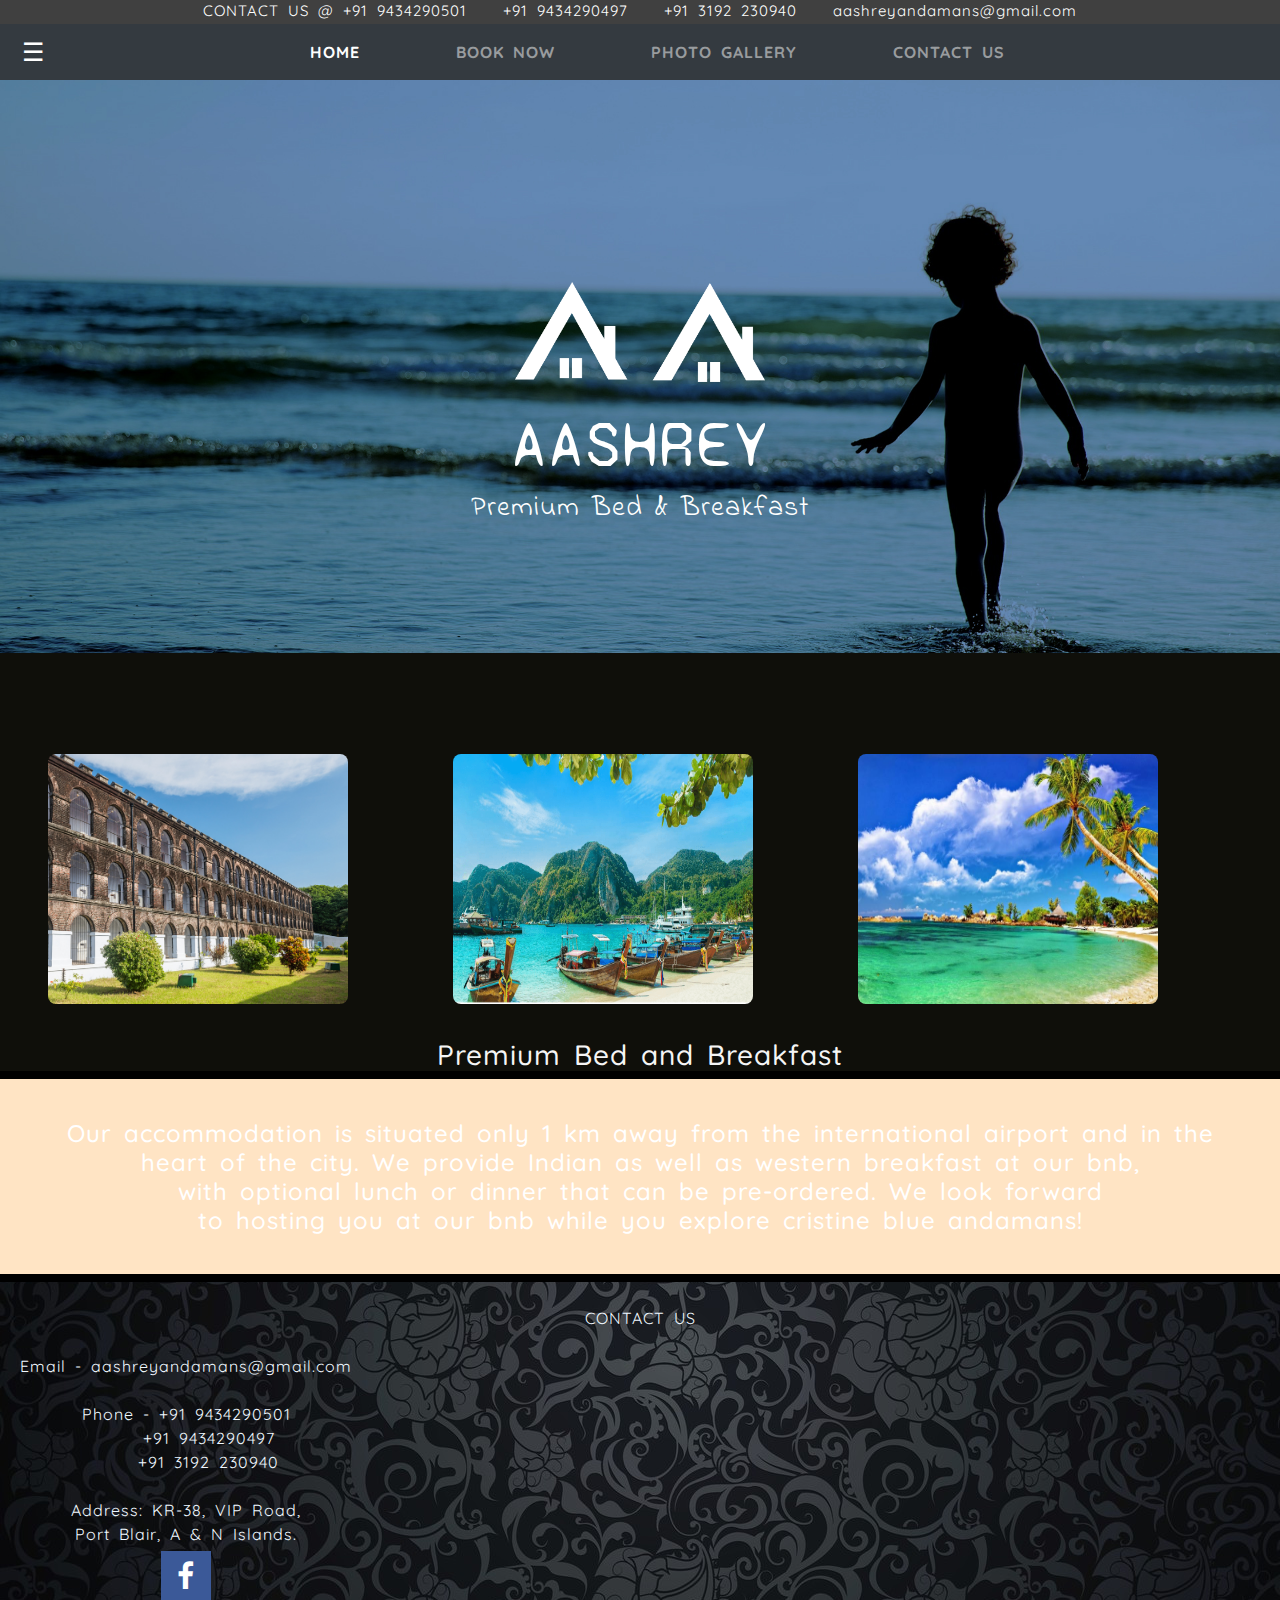
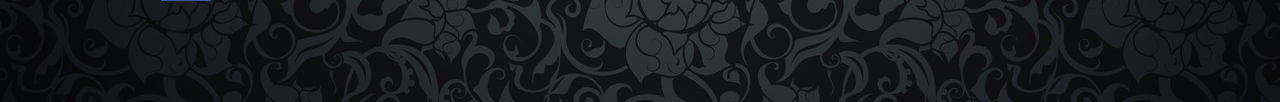
<file: index.html>
<!doctype html>
<html lang="en">
<head>
    <title>AASHREY</title>
    <meta charset="utf-8">
    <meta name="viewport" content="width=device-width, initial-scale=1, shrink-to-fit=no">
    
    <script src="JQuery/jquery.js" type="text/javascript"></script>
    <script src="JQuery/jquery.cycle.all.js" type="text/javascript"></script>
    
    <script src="https://cdn.jsdelivr.net/npm/popper.js@1.16.0/dist/umd/popper.min.js"></script>
    <script src="https://stackpath.bootstrapcdn.com/bootstrap/4.5.0/js/bootstrap.min.js"></script>
    
    <link rel="stylesheet" href="https://stackpath.bootstrapcdn.com/bootstrap/4.5.0/css/bootstrap.min.css">
    <link rel="stylesheet" href="https://maxcdn.bootstrapcdn.com/font-awesome/4.7.0/css/font-awesome.min.css">

        <script type="text/javascript" src="js/SCROLL.js"> </script>
        <link rel="stylesheet" href="css/scroll.css">
    <link href="https://fonts.googleapis.com/css2?family=Syne+Mono&display=swap" rel="stylesheet">
    <link href="https://fonts.googleapis.com/css2?family=Indie+Flower&display=swap" rel="stylesheet">
</head>
<body>
<div class="wrapper" > <!-- wrapper div starts -->
    
    <div class="fixed-bg bg-1">
    <div class="bs-example">
    <nav class="fixed-top">
    <div class="header">
        <p> CONTACT US @ +91 9434290501 &nbsp;&nbsp; +91 9434290497 &nbsp;&nbsp; +91 3192 230940 &nbsp;&nbsp; aashreyandamans@gmail.com</p>
    </div>
    </nav>
    <nav class="navbar navbar-default bg-dark nav-fill navbar-expand-md navbar-dark fixed-top mt-4" id="scrolled-nav">
        
        <div class="navbar-header">
            <button type="button" class="navbar-toggle" data-toggle="collapse" data-target=".navbar-collapse">&#9776;  
            </button>
        </div>
        <div class="collapse  navbar-collapse justify-content-center" id="navigatorbar">
            <div class="navbar-nav font-weight-bold" >
                <a href="index.html" class="nav-item nav-link px-5 active" >HOME</a>
                <a href="bookNow.html" class="nav-item nav-link px-5 " >BOOK NOW</a>
                <a href="photoGallery.html" class="nav-item nav-link px-5" >PHOTO GALLERY</a>
                <a href="contactUs.html" class="nav-item nav-link px-5" >CONTACT US</a>
                
            </div>
        </div>
    </nav>
        
        </div>
        
    <div class="homeNav">
    <center>
        <img style=" margin-top: 22%" src="LOGO.png" height= 100px width=250 alt="logo"/>
        <br><br> 
         <h1 id="heading-ash"> AASHREY </h1> 
        <br> <h3 id="bednbf"> Premium Bed & Breakfast </h3>
    </center>
      
    </div>
    <div class="scroll-bg">
      <br>
            <div class="box mt">
                <img class="img-fluid mx-5 ht-wt mt" src="images/03.jpg"/>
                <img class="img-fluid mx-5 ht-wt mt" src="images/01.png"/>
                <img class="img-fluid mx-5 ht-wt mt" src="images/02.jpg"/> 
                <br>
            </div>
    </div>
  
  <div class="scroll-bg">
      <h3 style="text-align: center"><br>Premium Bed and Breakfast</h3>
  </div>
  
  </div>
    <div class="fixed-bg bg-1">
        <center>
        <h4 style="color:white; padding-top: 40px; padding-bottom: 40px;">
          Our accommodation is situated only 1 km away from the international airport and in the 
          <br> heart of the city. We provide Indian as well as western breakfast at our bnb, 
          <br> with optional lunch or dinner that can be pre-ordered. We look forward 
          <br> to hosting you at our bnb while you explore cristine blue andamans!
      </h4>
            </center>
    </div>
    <div class="info">
            <br>
            <center>CONTACT US</center>
        <br>
        <center>
            <div class="row">
           
             <p style="padding-left: 35px;">Email - aashreyandamans@gmail.com
                <br><br>
                Phone - +91 9434290501
                    <br> 
                &nbsp;&nbsp;&nbsp;&nbsp;  +91 9434290497  
                    <br> 
                &nbsp;&nbsp;&nbsp;&nbsp; +91 3192 230940
                <br><br>
                 Address: KR-38, VIP Road, 
                    <br>Port Blair, A & N Islands.
                
                <br>
                <a href="#" class="fa fa-facebook"></a>
                </p>
                <div class="mapouter column">
                    
                    <div class="gmap_canvas">
                        <p align="center">
                            <iframe  height="300" width="500" id="gmap_canvas" src="https://www.google.com/maps/embed?pb=!1m23!1m12!1m3!1d3907.533449067932!2d92.7328556148088!3d11.656557291727973!2m3!1f0!2f0!3f0!3m2!1i1024!2i768!4f13.1!4m8!3e6!4m0!4m5!1s0x3088957f53201993%3A0x9c9247bc26d74f3f!2sAashrey%20Bed%20and%20Breakfast%2C%20VIP%20Rd%2C%20Thomas%20Colony%2C%20Junglighat%2C%20Port%20Blair%2C%20Andaman%20and%20Nicobar%20Islands%20744103!3m2!1d11.6565573!2d92.7350443!5e0!3m2!1sen!2sin!4v1604062869887!5m2!1sen!2sin" frameborder="0" scrolling="no" marginheight="0" marginwidth="0"> </iframe>
                        </p>
                    </div>
                    <style>.mapouter{height:300px;position: relative; width:800px; }</style>
                </div>
                
            </div>
            </center>
        <br><br>
        </div>
</div> <!-- wrapper div ends-->
    
</body>
</html>
</file>
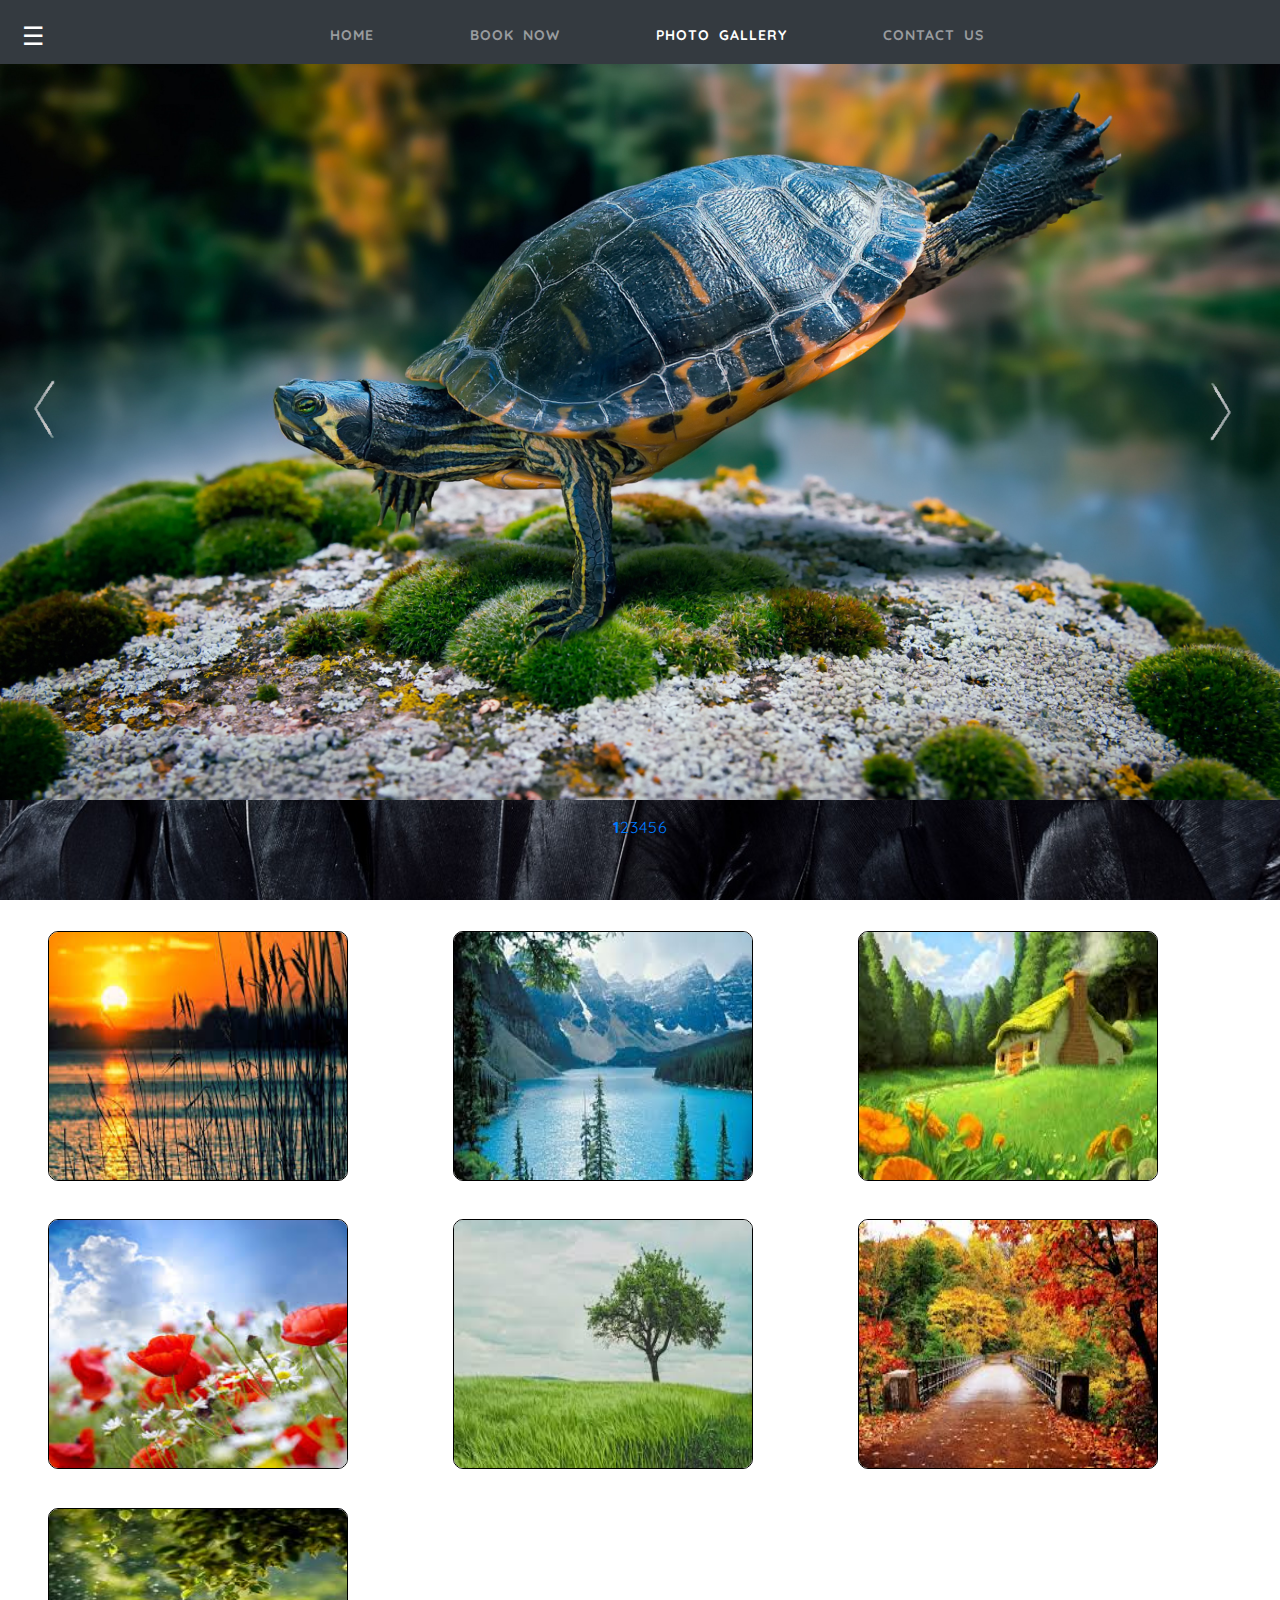
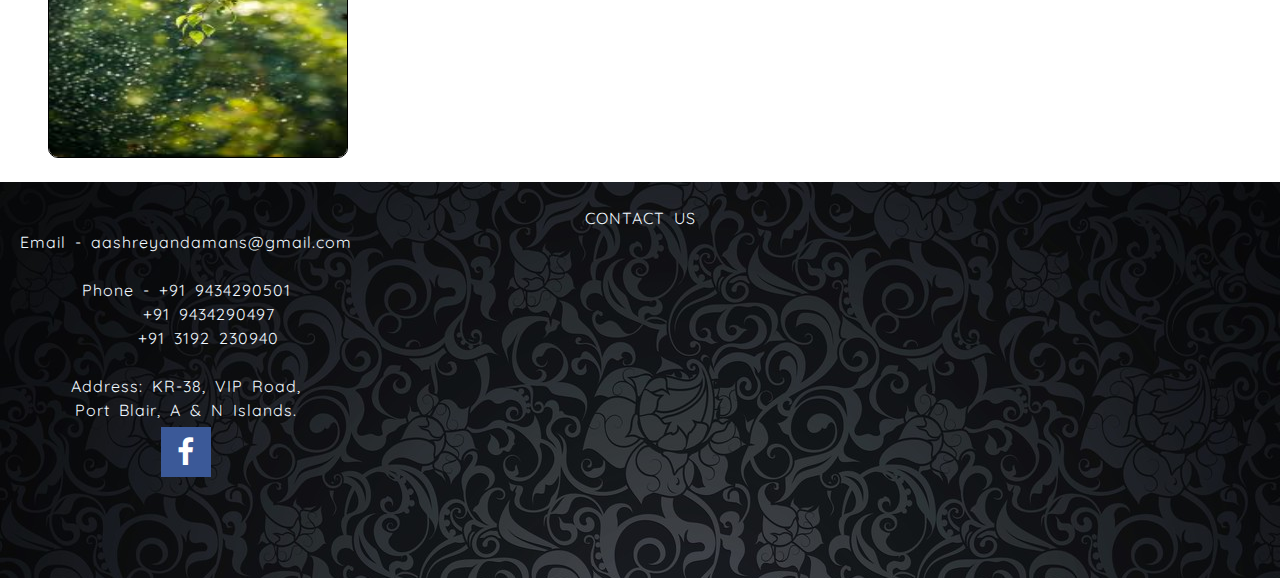
<file: photoGallery.html>
<!doctype html>
<html lang="en">
    <head>
        <title>AASHREY</title>
        <meta charset="utf-8">
        <meta name="viewport" content="width=device-width, initial-scale=1, shrink-to-fit=no">
        <script src="JQuery/jquery.js" type="text/javascript"></script>
        <script src="JQuery/jquery.cycle.all.js" type="text/javascript"></script>
        <script src="https://cdn.jsdelivr.net/npm/popper.js@1.16.0/dist/umd/popper.min.js"></script>
        <script src="https://stackpath.bootstrapcdn.com/bootstrap/4.5.0/js/bootstrap.min.js"></script>
        <link rel="stylesheet" href="https://stackpath.bootstrapcdn.com/bootstrap/4.5.0/css/bootstrap.min.css">
        <link rel="stylesheet" href="https://maxcdn.bootstrapcdn.com/font-awesome/4.7.0/css/font-awesome.min.css">
        
        <script type="text/javascript" src="Nivo-Slider-jQuery-master/jquery.nivo.slider.js"> </script>
        <link rel="stylesheet" href="Nivo-Slider-jQuery-master/nivo-slider.css">
        <script type="text/javascript" src="js/photoGallery.js"> </script>
        <script type="text/javascript" src="js/SCROLL.js"> </script>
        <link rel="stylesheet" href="css/photoGallery.css"> 
        
    </head>
    <body>
    <div class="wrapper">
            <nav class="navbar navbar-default nav-fill bg-dark navbar-expand-md navbar-dark fixed-top pt-3" id="scrolled-nav">
        <div class="navbar-header">
            <button type="button" class="navbar-toggle" data-toggle="collapse" data-target=".navbar-collapse">&#9776;  
            </button>
        </div>
        <div class="collapse  navbar-collapse justify-content-center" id="navigatorbar">
            <div class="navbar-nav font-weight-bold" >
                <a href="index.html" class="nav-item nav-link px-5" >HOME</a>
                <a href="bookNow.html" class="nav-item nav-link px-5 " >BOOK NOW</a>
                <a href="photoGallery.html" class="nav-item nav-link px-5 active" >PHOTO GALLERY</a>
                <a href="contactUs.html" class="nav-item nav-link px-5" >CONTACT US</a>
                
            </div>
        </div>
    </nav>
        <div id="slider" class="nivoSlider">
            
            <img src="images/sc5.jpg" />
            <img src="images/sc6.jpg" />
            <img src="images/sc1.jpg" />
            <img src="images/sc2.jpg" />
            <img src="images/sc3.jpg" />
            <img src="images/h1.jpg" />
            
        </div>
        
        <h1 style="color: aliceblue"></h1>
        
        
        
        <div class="box mt">
        <img src="images/9.jpg" class="img-fluid mx-5 ht-wt mt" alt="figure"/>
        <img src="images/1.jpg" class="img-fluid mx-5 ht-wt mt" alt="figure"/>
        <img src="images/2.jpg" class="img-fluid mx-5 ht-wt mt" alt="figure"/>
        <img src="images/3.jpg" class="img-fluid mx-5 ht-wt mt" alt="figure"/>
        <img src="images/4.jpg" class="img-fluid mx-5 ht-wt mt" alt="figure"/>
        <img src="images/5.jpg" class="img-fluid mx-5 ht-wt mt" alt="figure"/>
        <img src="images/download.jpg" class="img-fluid mx-5 ht-wt mt" alt="figure"/>
            <br><br>
        </div>
        <div class="info">
            <br>
            <center>CONTACT US</center>
            <center>
            <div class="row">
           
             <p style="padding-left: 35px;">Email - aashreyandamans@gmail.com
                <br><br>
                Phone - +91 9434290501
                    <br> 
                &nbsp;&nbsp;&nbsp;&nbsp;  +91 9434290497  
                    <br> 
                &nbsp;&nbsp;&nbsp;&nbsp; +91 3192 230940
                <br><br>
                 Address: KR-38, VIP Road, 
                    <br>Port Blair, A & N Islands.
                
                <br>
                <a href="#" class="fa fa-facebook"></a>
                </p>
                <div class="mapouter column">
                    
                    <div class="gmap_canvas">
                        <p align="center">
                            <iframe  height="300" width="500" id="gmap_canvas" src="https://www.google.com/maps/embed?pb=!1m23!1m12!1m3!1d3907.533449067932!2d92.7328556148088!3d11.656557291727973!2m3!1f0!2f0!3f0!3m2!1i1024!2i768!4f13.1!4m8!3e6!4m0!4m5!1s0x3088957f53201993%3A0x9c9247bc26d74f3f!2sAashrey%20Bed%20and%20Breakfast%2C%20VIP%20Rd%2C%20Thomas%20Colony%2C%20Junglighat%2C%20Port%20Blair%2C%20Andaman%20and%20Nicobar%20Islands%20744103!3m2!1d11.6565573!2d92.7350443!5e0!3m2!1sen!2sin!4v1604062869887!5m2!1sen!2sin" frameborder="0" scrolling="no" marginheight="0" marginwidth="0"> </iframe>
                        </p>
                    </div>
                    <style>.mapouter{height:300px;position: relative; width:800px; }</style>
                </div>
                
            </div>
            </center>
        <br><br>
        </div>
    </div>
    </body>
</html>
</file>
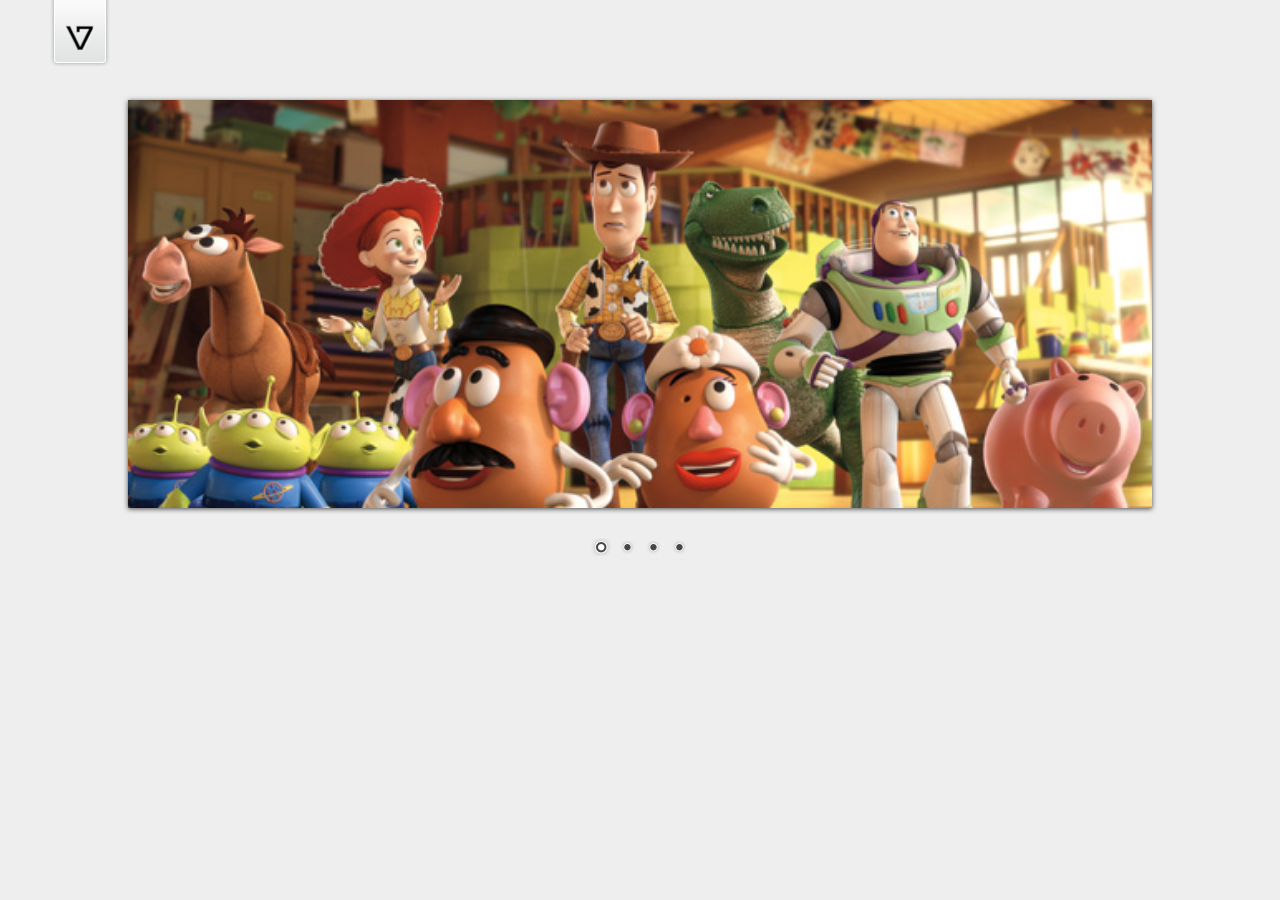
<file: Nivo-Slider-jQuery-master/demo/demo.html>
<!DOCTYPE HTML PUBLIC "-//W3C//DTD HTML 4.01//EN" "http://www.w3.org/TR/html4/strict.dtd">
<meta http-equiv="Content-Type" content="text/html; charset=utf-8">
<html lang="en">
<head>
    <title>Nivo Slider Demo</title>
    <link rel="stylesheet" href="../themes/default/default.css" type="text/css" media="screen" />
    <link rel="stylesheet" href="../themes/light/light.css" type="text/css" media="screen" />
    <link rel="stylesheet" href="../themes/dark/dark.css" type="text/css" media="screen" />
    <link rel="stylesheet" href="../themes/bar/bar.css" type="text/css" media="screen" />
    <link rel="stylesheet" href="../nivo-slider.css" type="text/css" media="screen" />
    <link rel="stylesheet" href="style.css" type="text/css" media="screen" />
</head>
<body>
    <div id="wrapper">
        <a href="http://dev7studios.com" id="dev7link" title="Go to dev7studios">dev7studios</a>

        <div class="slider-wrapper theme-default">
            <div id="slider" class="nivoSlider">
                <img src="images/toystory.jpg" data-thumb="images/toystory.jpg" alt="" />
                <a href="http://dev7studios.com"><img src="images/up.jpg" data-thumb="images/up.jpg" alt="" title="This is an example of a caption" /></a>
                <img src="images/walle.jpg" data-thumb="images/walle.jpg" alt="" data-transition="slideInLeft" />
                <img src="images/nemo.jpg" data-thumb="images/nemo.jpg" alt="" title="#htmlcaption" />
            </div>
            <div id="htmlcaption" class="nivo-html-caption">
                <strong>This</strong> is an example of a <em>HTML</em> caption with <a href="#">a link</a>. 
            </div>
        </div>

    </div>
    <script type="text/javascript" src="scripts/jquery-1.9.0.min.js"></script>
    <script type="text/javascript" src="../jquery.nivo.slider.js"></script>
    <script type="text/javascript">
    $(window).load(function() {
        $('#slider').nivoSlider();
    });
    </script>
</body>
</html>
</file>
<file: css/scroll.css>
@import url('https://fonts.googleapis.com/css?family=Quicksand');
            
            html,body {
                background-color: black;
                width: 100%;
                margin: 0px;
                padding: 0px;
                overflow-x: hidden;
            }
            .wrapper {
                height: 100%;
                font-family: 'Quicksand', sans-serif;
                line-height: 1.5;
                word-spacing: 4px;
                letter-spacing: 1px;
            }

           .fixed-bg {
                background-attachment: fixed;
                background-repeat: no-repeat;
                background-size: cover;
                background-position: top right;
                height: 80%; 
                width: 100%;            
            }

            .fixed-bg h1 {
                display: inline-block;
                vertical-align: middle;
                
            }
            .scroll-bg {
                background-color: #0f0f0a;
                color: whitesmoke;
            }
            /*first section*/
            .bg-1 {
                background-image: url("../images/bg1.jpg");
                background-color: bisque;
            }
            /*third section*/
            .bg-2 {
                background-image: url('https://www.dl.dropboxusercontent.com/s/jcord1lxh30e02z/bg2.jpg');
            }

            /* fifth section */

            .bg-3 {
                background-image: url('../images/bg3.jpg');
                background-color: bisque;
            }
            .mt {
                margin-top: 3%;
                border-radius: 8px; 
            }
            .box {
                height: 100%;
                width: 100%;
                               
            }
            .ht-wt {
                height: 250px;
                width: 300px;
            }
            #heading-ash{
                font-family: 'Syne Mono', monospace;
                color: white;
                font-size: 65px;
            }
            #bednbf{
                font-family: 'Indie Flower', cursive;
                color: white;
                margin-bottom: 10%;
            }
            .info {
                height: 100%;
                margin-top: 0;
                color: aliceblue;
                background-image: url(../images/black-dark-vintage-pattern-3872.jpg);
                background-position: bottom left;
            }
            .navbar-toggle
            {
                font-size: 25px;
                background:none; 
                border:none;
                color: white;
            }
            .fa {
                padding: 10px;
                font-size: 30px;
                width: 50px;
                text-align: center;
                text-decoration: none;
                margin: 5px 2px;
            }

            .fa:hover {
                opacity: 0.9;
            }

            .fa-facebook {
                background: #3B5998;
                color: white;
            }
            .fa-facebook:hover {
                background: #3B5998;
                color: white;
            }

            .row:after {
                content: "";
                display: table;
                clear: both;
            }
            .header{
                background-color:#404040;
                color: white;
                text-align: center;
                font-size: 15px;
                padding-bottom: 1px;
            }
</file>
<file: css/photoGallery.css>
@import url('https://fonts.googleapis.com/css?family=Quicksand');
            .wrapper {
                height: 100%;
                font-family: 'Quicksand', sans-serif;
                line-height: 1.5;
                word-spacing: 4px;
                letter-spacing: 1px;
            }
            body {
                background-attachment: fixed;
                background-position: top center;
                background-size: cover;
                overflow-y: scroll;
                overflow-x: hidden;
                background-image: url(../images/feathers-black-dark-4k-ultra-hd-background-black-wallpaper-b.jpg);
            }
.navbar {
    font-size: 14px;
}
            .mt {
                margin-top: 3%;
            }
            .ht-wt {
                height: 250px;
                width: 300px;
                border-radius: 10px;
                border: 1px solid black;
            } 
            .ht-wt:hover {
                transform: scale(1.2);
                cursor: pointer;
            }
            .box {
                height: 100%;
                width: 100%;
                
            }
            .nivo-directionNav a {
                  /* Background for the Navigation Arrows. Change this image if you want to use diferent arrows */
                
                height: 150px; /* Width of the Navigation Arrows */
                width: 100px; /* Height of the Navigation Arrows */
            }
            
            a.nivo-prevNav {
                background: url("../images/Capture-removebg-previewsmallleft.png") no-repeat scroll 0 0 transparent;
                left: 10px;
            }
            a.nivo-nextNav {
                background: url("../images/Capture-removebg-previewsmall.png") no-repeat scroll 0 0 transparent;
                
            }
            .info {
                height: 100%;
                color: aliceblue;
                background-image: url(../images/black-dark-vintage-pattern-3872.jpg);
            }
            .fa {
                padding: 10px;
                font-size: 30px;
                width: 50px;
                text-align: center;
                text-decoration: none;
                margin: 5px 2px;
            }
            .navbar-toggle
            {
                font-size: 25px;
                background:none; 
                border:none;
                color: white;
            }
            .fa:hover {
                opacity: 0.9;
            }

            .fa-facebook {
                background: #3B5998;
                color: white;
            }
            .fa-facebook:hover {
                background: #3B5998;
                color: white;
            }
            .column {
                float: left;
                width: 50%;
            }
        
            .row:after {
                content: "";
                display: table;
                clear: both;
            }
</file>
<file: Nivo-Slider-jQuery-master/themes/default/default.css>
/*
Skin Name: Nivo Slider Default Theme
Skin URI: http://nivo.dev7studios.com
Description: The default skin for the Nivo Slider.
Version: 1.3
Author: Gilbert Pellegrom
Author URI: http://dev7studios.com
Supports Thumbs: true
*/

.theme-default .nivoSlider {
	position:relative;
	background:#fff url(loading.gif) no-repeat 50% 50%;
    margin-bottom:10px;
    -webkit-box-shadow: 0px 1px 5px 0px #4a4a4a;
    -moz-box-shadow: 0px 1px 5px 0px #4a4a4a;
    box-shadow: 0px 1px 5px 0px #4a4a4a;
}
.theme-default .nivoSlider img {
	position:absolute;
	top:0px;
	left:0px;
	display:none;
}
.theme-default .nivoSlider a {
	border:0;
	display:block;
}

.theme-default .nivo-controlNav {
	text-align: center;
	padding: 20px 0;
}
.theme-default .nivo-controlNav a {
	display:inline-block;
	width:22px;
	height:22px;
	background:url(bullets.png) no-repeat;
	text-indent:-9999px;
	border:0;
	margin: 0 2px;
}
.theme-default .nivo-controlNav a.active {
	background-position:0 -22px;
}

.theme-default .nivo-directionNav a {
	display:block;
	width:30px;
	height:30px;
	background:url(arrows.png) no-repeat;
	text-indent:-9999px;
	border:0;
	opacity: 0;
	-webkit-transition: all 200ms ease-in-out;
    -moz-transition: all 200ms ease-in-out;
    -o-transition: all 200ms ease-in-out;
    transition: all 200ms ease-in-out;
}
.theme-default:hover .nivo-directionNav a { opacity: 1; }
.theme-default a.nivo-nextNav {
	background-position:-30px 0;
	right:15px;
}
.theme-default a.nivo-prevNav {
	left:15px;
}

.theme-default .nivo-caption {
    font-family: Helvetica, Arial, sans-serif;
}
.theme-default .nivo-caption a {
    color:#fff;
    border-bottom:1px dotted #fff;
}
.theme-default .nivo-caption a:hover {
    color:#fff;
}

.theme-default .nivo-controlNav.nivo-thumbs-enabled {
	width: 100%;
}
.theme-default .nivo-controlNav.nivo-thumbs-enabled a {
	width: auto;
	height: auto;
	background: none;
	margin-bottom: 5px;
}
.theme-default .nivo-controlNav.nivo-thumbs-enabled img {
	display: block;
	width: 120px;
	height: auto;
}
</file>
<file: Nivo-Slider-jQuery-master/themes/light/light.css>
/*
Skin Name: Nivo Slider Light Theme
Skin URI: http://nivo.dev7studios.com
Description: A light skin for the Nivo Slider.
Version: 1.0
Author: Gilbert Pellegrom
Author URI: http://dev7studios.com
Supports Thumbs: true
*/

.theme-light.slider-wrapper {
    background: #fff;
    padding: 10px;
}
.theme-light .nivoSlider {
	position:relative;
	background:#fff url(loading.gif) no-repeat 50% 50%;
    margin-bottom:10px;
    overflow: visible;
}
.theme-light .nivoSlider img {
	position:absolute;
	top:0px;
	left:0px;
	display:none;
}
.theme-light .nivoSlider a {
	border:0;
	display:block;
}

.theme-light .nivo-controlNav {
	text-align: left;
	padding: 0;
	position: relative;
	z-index: 10;
}
.theme-light .nivo-controlNav a {
	display:inline-block;
	width:10px;
	height:10px;
	background:url(bullets.png) no-repeat;
	text-indent:-9999px;
	border:0;
	margin: 0 2px;
}
.theme-light .nivo-controlNav a.active {
	background-position:0 100%;
}

.theme-light .nivo-directionNav a {
	display:block;
	width:30px;
	height:30px;
	background: url(arrows.png) no-repeat;
	text-indent:-9999px;
	border:0;
	top: auto;
	bottom: -36px;
	z-index: 11;
}
.theme-light .nivo-directionNav a:hover {
    background-color: #eee;
    -webkit-border-radius: 2px;
    -moz-border-radius: 2px;
    border-radius: 2px;
}
.theme-light a.nivo-nextNav {
	background-position:160% 50%;
	right:0px;
}
.theme-light a.nivo-prevNav {
    background-position:-60% 50%;
    left: auto;
	right: 35px;
}

.theme-light .nivo-caption {
    font-family: Helvetica, Arial, sans-serif;
}
.theme-light .nivo-caption a {
    color:#fff;
    border-bottom:1px dotted #fff;
}
.theme-light .nivo-caption a:hover {
    color:#fff;
}

.theme-light .nivo-controlNav.nivo-thumbs-enabled {
	width: 80%;
}
.theme-light .nivo-controlNav.nivo-thumbs-enabled a {
	width: auto;
	height: auto;
	background: none;
	margin-bottom: 5px;
}
.theme-light .nivo-controlNav.nivo-thumbs-enabled img {
	display: block;
	width: 120px;
	height: auto;
}
</file>
<file: Nivo-Slider-jQuery-master/themes/dark/dark.css>
/*
Skin Name: Nivo Slider Dark Theme
Skin URI: http://nivo.dev7studios.com
Description: A dark skin for the Nivo Slider.
Version: 1.0
Author: Gilbert Pellegrom
Author URI: http://dev7studios.com
Supports Thumbs: true
*/

.theme-dark.slider-wrapper {
    background: #222;
    padding: 10px;
}
.theme-dark .nivoSlider {
	position:relative;
	background:#fff url(loading.gif) no-repeat 50% 50%;
    margin-bottom:10px;
    overflow: visible;
}
.theme-dark .nivoSlider img {
	position:absolute;
	top:0px;
	left:0px;
	display:none;
}
.theme-dark .nivoSlider a {
	border:0;
	display:block;
}

.theme-dark .nivo-controlNav {
	text-align: left;
	padding: 0;
	position: relative;
	z-index: 10;
}
.theme-dark .nivo-controlNav a {
	display:inline-block;
	width:10px;
	height:10px;
	background:url(bullets.png) no-repeat 0 2px;
	text-indent:-9999px;
	border:0;
	margin: 0 2px;
}
.theme-dark .nivo-controlNav a.active {
	background-position:0 100%;
}

.theme-dark .nivo-directionNav a {
	display:block;
	width:30px;
	height:30px;
	background: url(arrows.png) no-repeat;
	text-indent:-9999px;
	border:0;
	top: auto;
	bottom: -36px;
	z-index: 11;
}
.theme-dark .nivo-directionNav a:hover {
    background-color: #333;
    -webkit-border-radius: 2px;
    -moz-border-radius: 2px;
    border-radius: 2px;
}
.theme-dark a.nivo-nextNav {
	background-position:-16px 50%;
	right:0px;
}
.theme-dark a.nivo-prevNav {
    background-position:11px 50%;
    left: auto;
	right: 35px;
}

.theme-dark .nivo-caption {
    font-family: Helvetica, Arial, sans-serif;
}
.theme-dark .nivo-caption a {
    color:#fff;
    border-bottom:1px dotted #fff;
}
.theme-dark .nivo-caption a:hover {
    color:#fff;
}

.theme-dark .nivo-controlNav.nivo-thumbs-enabled {
	width: 80%;
}
.theme-dark .nivo-controlNav.nivo-thumbs-enabled a {
	width: auto;
	height: auto;
	background: none;
	margin-bottom: 5px;
}
.theme-dark .nivo-controlNav.nivo-thumbs-enabled img {
	display: block;
	width: 120px;
	height: auto;
}
</file>
<file: Nivo-Slider-jQuery-master/themes/bar/bar.css>
/*
Skin Name: Nivo Slider Bar Theme
Skin URI: http://nivo.dev7studios.com
Description: The bottom bar skin for the Nivo Slider.
Version: 1.0
Author: Gilbert Pellegrom
Author URI: http://dev7studios.com
Supports Thumbs: false
*/

.theme-bar.slider-wrapper {
    position: relative;
    border: 1px solid #333;
    overflow: hidden;
}
.theme-bar .nivoSlider {
	position:relative;
	background:#fff url(loading.gif) no-repeat 50% 50%;
}
.theme-bar .nivoSlider img {
	position:absolute;
	top:0px;
	left:0px;
	display:none;
}
.theme-bar .nivoSlider a {
	border:0;
	display:block;
}

.theme-bar .nivo-controlNav {
    position: absolute;
    left: 0;
    bottom: -41px;
    z-index: 10;
    width: 100%;
    height: 30px;
	text-align: center;
	padding: 5px 0;
	border-top: 1px solid #333;
	background: #333;
    background: -moz-linear-gradient(top,  #565656 0%, #333333 100%); /* FF3.6+ */
    background: -webkit-gradient(linear, left top, left bottom, color-stop(0%,#565656), color-stop(100%,#333333)); /* Chrome,Safari4+ */
    background: -webkit-linear-gradient(top,  #565656 0%,#333333 100%); /* Chrome10+,Safari5.1+ */
    background: -o-linear-gradient(top,  #565656 0%,#333333 100%); /* Opera 11.10+ */
    background: -ms-linear-gradient(top,  #565656 0%,#333333 100%); /* IE10+ */
    background: linear-gradient(to bottom,  #565656 0%,#333333 100%); /* W3C */
    filter: progid:DXImageTransform.Microsoft.gradient( startColorstr='#565656', endColorstr='#333333',GradientType=0 ); /* IE6-9 */
    opacity: 0.5;
    -webkit-transition: all 200ms ease-in-out;
    -moz-transition: all 200ms ease-in-out;
    -o-transition: all 200ms ease-in-out;
    transition: all 200ms ease-in-out;
}
.theme-bar:hover .nivo-controlNav {
    bottom: 0;
    opacity: 1;
}
.theme-bar .nivo-controlNav a {
	display:inline-block;
	width:22px;
	height:22px;
	background:url(bullets.png) no-repeat;
	text-indent:-9999px;
	border:0;
	margin: 5px 2px 0 2px;
}
.theme-bar .nivo-controlNav a.active {
	background-position:0 -22px;
}

.theme-bar .nivo-directionNav a {
	display:block;
	border:0;
	color: #fff;
	text-transform: uppercase;
	top: auto;
	bottom: 10px;
	z-index: 11;
	font-family: "Helvetica Neue", Helvetica, Arial, sans-serif;
	font-size: 13px;
	line-height: 20px;
	opacity: 0.5;
    -webkit-transition: all 200ms ease-in-out;
    -moz-transition: all 200ms ease-in-out;
    -o-transition: all 200ms ease-in-out;
    transition: all 200ms ease-in-out;
}
.theme-bar a.nivo-nextNav { right: -50px; }
.theme-bar a.nivo-prevNav { left: -50px; }
.theme-bar:hover a.nivo-nextNav { 
    right: 15px; 
    opacity: 1;
}
.theme-bar:hover a.nivo-prevNav { 
    left: 15px; 
    opacity: 1;
}
.theme-bar .nivo-directionNav a:hover { color: #ddd; }

.theme-bar .nivo-caption {
    font-family: Helvetica, Arial, sans-serif;
    -webkit-transition: all 200ms ease-in-out;
    -moz-transition: all 200ms ease-in-out;
    -o-transition: all 200ms ease-in-out;
    transition: all 200ms ease-in-out;
}
.theme-bar:hover .nivo-caption {
    bottom: 41px;
}
.theme-bar .nivo-caption a {
    color:#fff;
    border-bottom:1px dotted #fff;
}
.theme-bar .nivo-caption a:hover {
    color:#fff;
}

.theme-bar .nivo-controlNav.nivo-thumbs-enabled {
	width: 100%;
}
.theme-bar .nivo-controlNav.nivo-thumbs-enabled a {
	width: auto;
	height: auto;
	background: none;
	margin-bottom: 5px;
}
.theme-bar .nivo-controlNav.nivo-thumbs-enabled img {
	display: block;
	width: 120px;
	height: auto;
}
</file>
<file: Nivo-Slider-jQuery-master/demo/style.css>
/*=================================*/
/* Nivo Slider Demo
/* November 2010
/* By: Gilbert Pellegrom
/* http://dev7studios.com
/*=================================*/

/*====================*/
/*=== Reset Styles ===*/
/*====================*/
html, body, div, span, applet, object, iframe,
h1, h2, h3, h4, h5, h6, p, blockquote, pre,
a, abbr, acronym, address, big, cite, code,
del, dfn, em, font, img, ins, kbd, q, s, samp,
small, strike, strong, sub, sup, tt, var,
dl, dt, dd, ol, ul, li,
fieldset, form, label, legend,
table, caption, tbody, tfoot, thead, tr, th, td {
	margin:0;
	padding:0;
	border:0;
	outline:0;
	font-weight:inherit;
	font-style:inherit;
	font-size:100%;
	font-family:inherit;
	vertical-align:baseline;
}
body {
	line-height:1;
	color:black;
	background:white;
}
table {
	border-collapse:separate;
	border-spacing:0;
}
caption, th, td {
	text-align:left;
	font-weight:normal;
}
blockquote:before, blockquote:after,
q:before, q:after {
	content:"";
}
blockquote, q {
	quotes:"" "";
}
/* HTML5 tags */
header, section, footer,
aside, nav, article, figure {
	display: block;
}

/*===================*/
/*=== Main Styles ===*/
/*===================*/
body {
	font:14px/1.6 Georgia, Palatino, Palatino Linotype, Times, Times New Roman, serif;
	color:#333;
	background:#eee;
}

a, a:visited {
	color:blue;
	text-decoration:none;
}
a:hover, a:active {
	color:#000;
	text-decoration:none;
}

#dev7link {
    position:absolute;
    top:0;
    left:50px;
    background:url(images/dev7logo.png) no-repeat;
    width:60px;
    height:67px;
    border:0;
    display:block;
    text-indent:-9999px;
}

.slider-wrapper { 
	width: 80%; 
	margin: 100px auto;
}

/*====================*/
/*=== Other Styles ===*/
/*====================*/
.clear {
	clear:both;
}
</file>
